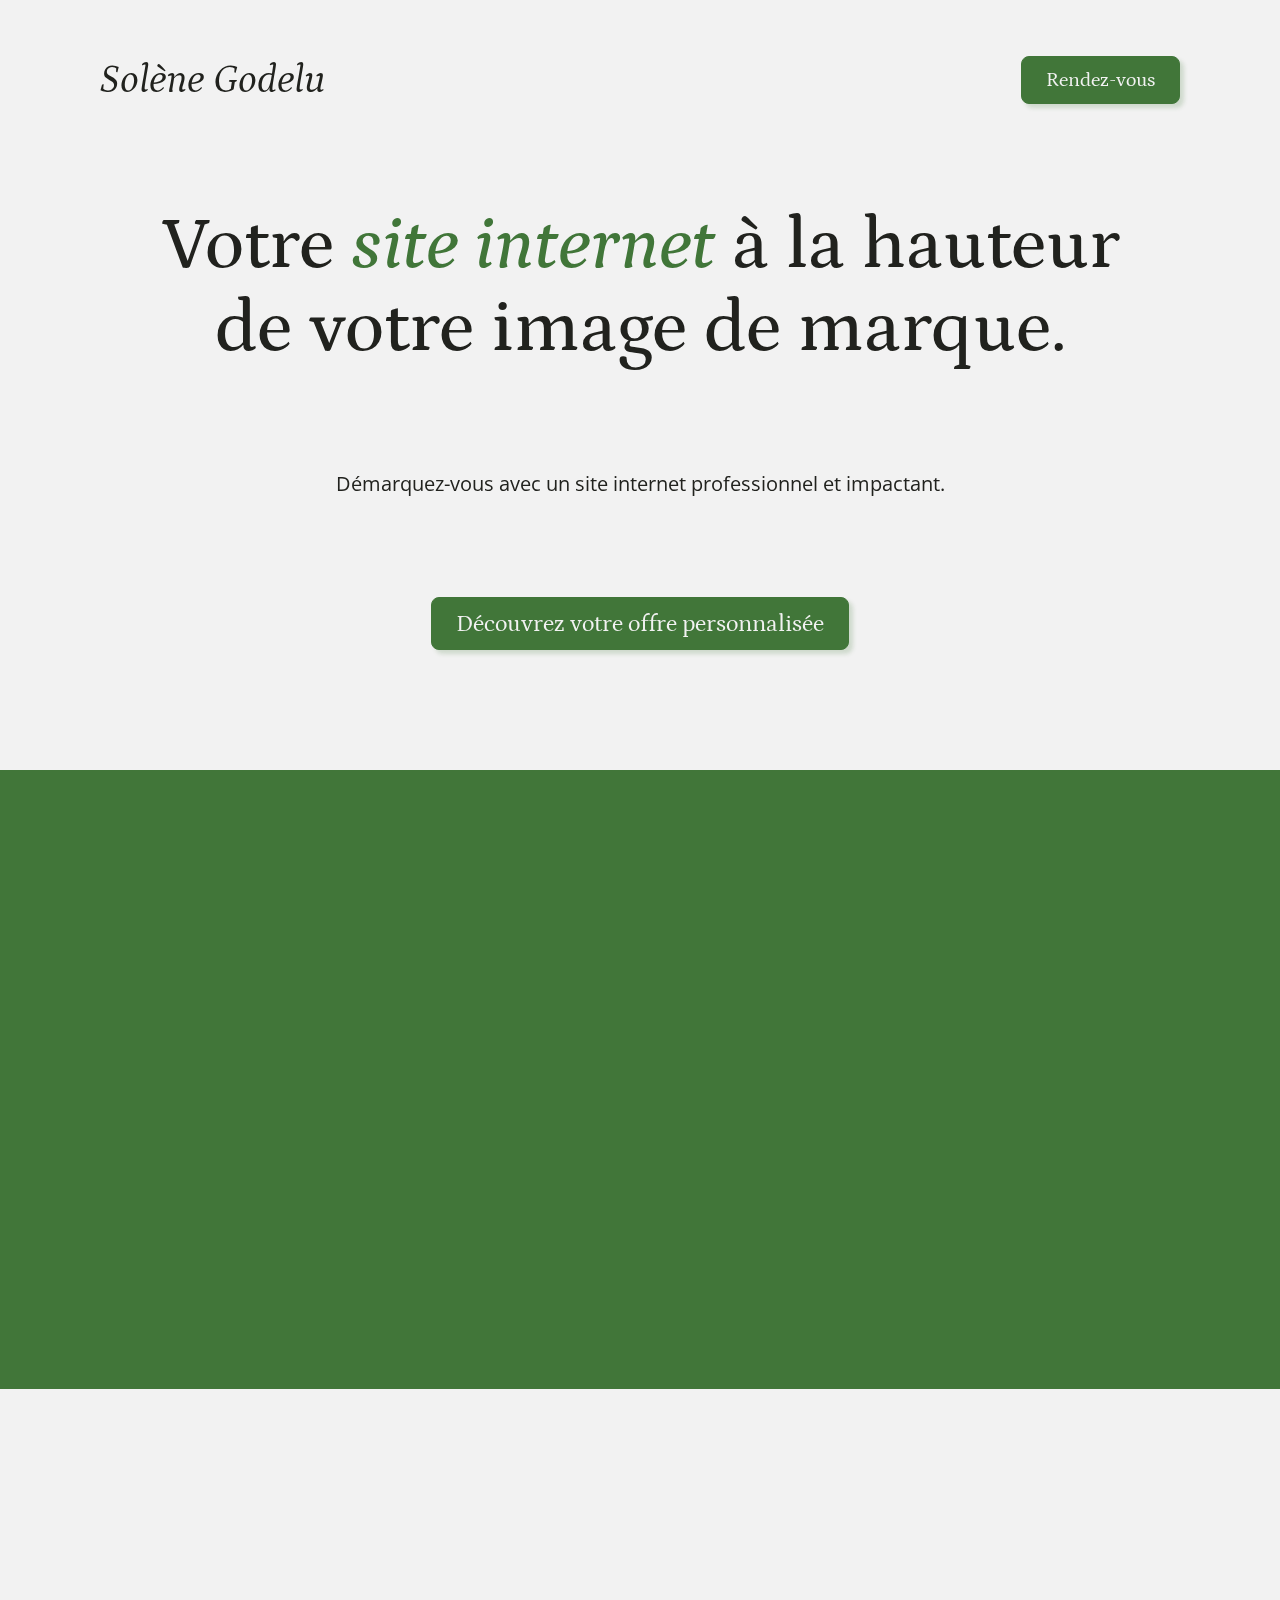
<file: index.html>
<!DOCTYPE html>
<html lang="fr">
    <head>
        <meta charset="UTF-8" />
        <meta name="viewport" content="width=device-width, initial-scale=1.0" />
        <script type="application/ld+json">
            {
                "@context": "http://schema.org",
                "@type": "Organization",
                "url": "https://solene-godelu.com",
                "logo": "https://drive.google.com/file/d/1P9CQyEWqVnvqGrHI8b8VPBOxBh7B1g_k/view?usp=drive_link"
            }
        </script>
        <link rel="stylesheet" href="https://unpkg.com/aos@next/dist/aos.css" />
        <link
            rel="icon"
            href="./pictures/Logo-solène-godelu.ico"
            type="image/x-icon"
        />
        <link rel="stylesheet" href="style/css/style.css" />
        <title>Solène Godelu - Webdesigner</title>
        <meta
            name="description"
            content="Une création de site internet à la hauteur de votre image de marque."
        />
    </head>
    <body>
        <header
            data-aos="fade-right"
            data-aos-duration="1000"
            data-aos-once="true"
        >
            <div class="nav">
                <p class="name">Solène&nbsp;Godelu</p>
                <a
                    href="https://calendly.com/solene-godelu/discutons-de-votre-projet"
                    target="_blank"
                    rel="noopener noreferrer"
                    >Rendez-vous</a
                >
            </div>
            <h1>
                Votre <span class="italic">site internet</span> à la hauteur de
                votre image de marque.
            </h1>
            <p>
                Démarquez-vous avec un site internet professionnel et impactant.
            </p>
            <a class="cta" href="#package"
                >Découvrez votre offre personnalisée</a
            >
        </header>
        <section class="numbers">
            <div
                class="title-h2"
                data-aos="fade-right"
                data-aos-duration="1000"
                data-aos-once="true"
            >
                <img
                    class="icon"
                    src="./pictures/Icon-diamond-light.svg"
                    alt="Icon_diamond_light"
                />
                <h2>Pourquoi avoir un site internet en 2024&nbsp;?</h2>
                <img
                    class="icon"
                    src="./pictures/Icon-diamond-light.svg"
                    alt="Icon_diamond_light"
                />
            </div>
            <span
                class="stick-light"
                data-aos="fade-right"
                data-aos-duration="1000"
                data-aos-once="true"
            ></span>
            <div class="container-numbers">
                <div
                    class="content-numbers"
                    data-aos="fade-right"
                    data-aos-duration="1000"
                    data-aos-once="true"
                >
                    <p class="number">+25 %</p>
                    <p>
                        D’augmentation des ventes des entreprises qui ont un
                        site internet professionnel.
                    </p>
                </div>
                <div
                    class="content-numbers"
                    data-aos="fade-right"
                    data-aos-duration="1000"
                    data-aos-once="true"
                >
                    <p class="number">+80 %</p>
                    <p>
                        Des consommateurs font des recherches en ligne avant
                        d’acheter un produit ou un service.
                    </p>
                </div>
                <div
                    class="content-numbers"
                    data-aos="fade-right"
                    data-aos-duration="1000"
                    data-aos-once="true"
                >
                    <p class="number">+75 %</p>
                    <p>
                        Des utilisateurs jugent la crédibilité d’une entreprise
                        en fonction de la conception de son site internet.
                    </p>
                </div>
            </div>
        </section>
        <section class="about">
            <div
                class="title-h2"
                data-aos="fade-right"
                data-aos-duration="1000"
                data-aos-once="true"
            >
                <img
                    class="icon"
                    src="./pictures/Icon-diamond-dark.svg"
                    alt="Icon_diamond_dark"
                />
                <h2>À propos de moi</h2>
                <img
                    class="icon"
                    src="./pictures/Icon-diamond-dark.svg"
                    alt="Icon_diamond_dark"
                />
            </div>
            <span
                class="stick-dark"
                data-aos="fade-right"
                data-aos-duration="1000"
                data-aos-once="true"
            ></span>
            <div
                class="container-about"
                data-aos="fade-right"
                data-aos-duration="1000"
                data-aos-once="true"
            >
                <p>
                    Je m’appelle Solène, je suis web designer et développeur
                    front-end basée à Orléans.
                    <br />
                    <br />

                    Pour résumé, je vous accompagne dans la création de votre
                    site internet en le désignant complétement à vos côtés puis
                    en le développant pour qu’il soit accessible à tous.
                    <br />
                    <br />

                    Je suis spécialisée dans la création de sites internet
                    professionnels et impactants qui s’aligneront avec votre
                    image de marque.
                    <br />
                    <br />

                    Hâte de pouvoir commencer un projet avec vous, n’hésitez pas
                    à me contacter pour qu’on en discute.
                </p>
                <img src="./pictures/Photo-girl.png" alt="Photo-me" />
            </div>
        </section>
        <section class="skills">
            <div
                class="title-h2"
                data-aos="fade-right"
                data-aos-duration="1000"
                data-aos-once="true"
            >
                <img
                    class="icon"
                    src="./pictures/Icon-diamond-dark.svg"
                    alt="Icon_diamond_dark"
                />
                <h2>Mes compétences</h2>
                <img
                    class="icon"
                    src="./pictures/Icon-diamond-dark.svg"
                    alt="Icon_diamond_dark"
                />
            </div>
            <span
                class="stick-dark"
                data-aos="fade-right"
                data-aos-duration="1000"
                data-aos-once="true"
            ></span>
            <div class="container-skills">
                <div class="double">
                    <div
                        class="content-skills"
                        data-aos="fade-right"
                        data-aos-duration="1000"
                        data-aos-once="true"
                    >
                        <h3>Web design</h3>
                        <span class="stick-dark"></span>
                        <ul>
                            <li>
                                <img
                                    src="./pictures/Icon-arrow-dark.svg"
                                    alt="Icon_arrow_dark
                            "
                                />Conception du design de votre site internet
                            </li>
                            <li>
                                <img
                                    src="./pictures/Icon-arrow-dark.svg"
                                    alt="Icon_arrow_dark
                        "
                                />
                                Maquette entièrement animée de votre site
                                internet pour vous projeter au mieux
                            </li>
                            <li>
                                <img
                                    src="./pictures/Icon-arrow-dark.svg"
                                    alt="Icon_arrow_dark
                        "
                                />
                                Optimisation de l’UX pour fluidifier
                                l’expérience utilisateur
                            </li>
                        </ul>
                    </div>
                    <div
                        class="content-skills"
                        data-aos="fade-right"
                        data-aos-duration="1000"
                        data-aos-once="true"
                    >
                        <h3>Développement web</h3>
                        <span class="stick-dark"></span>
                        <ul>
                            <li>
                                <img
                                    src="./pictures/Icon-arrow-dark.svg"
                                    alt="Icon_arrow_dark
                        "
                                />
                                Codage de votre site internet entièrement par
                                mes soins
                            </li>
                            <li>
                                <img
                                    src="./pictures/Icon-arrow-dark.svg"
                                    alt="Icon_arrow_dark
                        "
                                />Animations et interactions personnalisables
                            </li>
                            <li>
                                <img
                                    src="./pictures/Icon-arrow-dark.svg"
                                    alt="Icon_arrow_dark
                        "
                                />Site internet navigable sur tous les appareils
                            </li>
                        </ul>
                    </div>
                </div>
                <div class="double">
                    <div
                        class="content-skills"
                        data-aos="fade-right"
                        data-aos-duration="1000"
                        data-aos-once="true"
                    >
                        <h3>Accompagnement</h3>
                        <span class="stick-dark"></span>
                        <ul>
                            <li>
                                <img
                                    src="./pictures/Icon-arrow-dark.svg"
                                    alt="Icon_arrow_dark
                        "
                                />
                                Maintenance de votre site internet pour
                                actualiser les informations
                            </li>
                            <li>
                                <img
                                    src="./pictures/Icon-arrow-dark.svg"
                                    alt="Icon_arrow_dark
                        "
                                />Reste à l’écoute de toutes vos demandes
                            </li>
                            <li>
                                <img
                                    src="./pictures/Icon-arrow-dark.svg"
                                    alt="Icon_arrow_dark
                        "
                                />Facilité de communication
                            </li>
                        </ul>
                    </div>
                    <div
                        class="content-skills"
                        data-aos="fade-right"
                        data-aos-duration="1000"
                        data-aos-once="true"
                    >
                        <h3>
                            Autres services
                            <span class="text-change"
                                >(En&nbsp;collaboration)</span
                            >
                        </h3>
                        <span class="stick-dark"></span>
                        <ul>
                            <li>
                                <img
                                    src="./pictures/Icon-arrow-dark.svg"
                                    alt="Icon_arrow_dark
                        "
                                />Charte graphique de votre marque
                            </li>
                            <li>
                                <img
                                    src="./pictures/Icon-arrow-dark.svg"
                                    alt="Icon_arrow_dark
                        "
                                />Copywriting de votre site internet
                            </li>
                            <li>
                                <img
                                    src="./pictures/Icon-arrow-dark.svg"
                                    alt="Icon_arrow_dark
                        "
                                />Optimisation SEO
                            </li>
                        </ul>
                    </div>
                </div>
            </div>
        </section>
        <section class="package" id="package">
            <div
                class="title-h2"
                data-aos="fade-right"
                data-aos-duration="1000"
                data-aos-once="true"
            >
                <img
                    class="icon"
                    src="./pictures/Icon-diamond-dark.svg"
                    alt="Icon_diamond_dark"
                />
                <h2>Votre offre personnalisée</h2>
                <img
                    class="icon"
                    src="./pictures/Icon-diamond-dark.svg"
                    alt="Icon_diamond_dark"
                />
            </div>
            <span
                class="stick-dark"
                data-aos="fade-right"
                data-aos-duration="1000"
                data-aos-once="true"
            ></span>
            <div class="container-package">
                <div
                    class="content-package-light"
                    data-aos="fade-right"
                    data-aos-duration="1000"
                    data-aos-once="true"
                >
                    <h3>Site premium</h3>
                    <span class="stick-dark"></span>
                    <p>À partir de 1550 €</p>
                    <div class="content-list">
                        <p class="text-change">Commun à toutes les offres</p>
                        <ul>
                            <li>
                                <img
                                    src="./pictures/Icon-design-dark.svg"
                                    alt="Icon_design_dark"
                                />Conception du design personnalisé de votre
                                site premium
                            </li>
                            <li>
                                <img
                                    src="./pictures/Icon-code-dark.svg"
                                    alt="Icon_code_dark"
                                />Développement de votre site premium
                            </li>
                            <li>
                                <img
                                    src="./pictures/Icon-wifi-dark.svg"
                                    alt="Icon_wifi_dark"
                                />Mise en ligne de votre site premium
                            </li>
                        </ul>
                    </div>
                    <p class="text-change-bis">
                        <span class="green">Offert</span> : 1 an d'hébergement
                    </p>
                </div>
                <div
                    class="content-package-dark"
                    data-aos="fade-right"
                    data-aos-duration="1000"
                    data-aos-once="true"
                >
                    <h3>À vous de choisir</h3>
                    <span class="stick-light"></span>
                    <ul>
                        <li>
                            <img
                                src="./pictures/Icon-arrow-light.svg"
                                alt="Icon_arrow_light"
                            />Nombre de pages
                        </li>
                        <li>
                            <img
                                src="./pictures/Icon-arrow-light.svg"
                                alt="Icon_arrow_light"
                            />Animations légères ou avancées
                        </li>
                        <li>
                            <img
                                src="./pictures/Icon-arrow-light.svg"
                                alt="Icon_arrow_light"
                            />Maintenance de votre site internet
                        </li>
                        <li>
                            <img
                                src="./pictures/Icon-arrow-light.svg"
                                alt="Icon_arrow_light"
                            />Copywriting
                        </li>
                        <li>
                            <img
                                src="./pictures/Icon-arrow-light.svg"
                                alt="Icon_arrow_light"
                            />Charte graphique
                        </li>
                        <li>
                            <img
                                src="./pictures/Icon-arrow-light.svg"
                                alt="Icon_arrow_light"
                            />Nombre de révisions
                        </li>
                    </ul>
                    <a
                        href="https://calendly.com/solene-godelu/discutons-de-votre-projet"
                        target="_blank"
                        rel="noopener noreferrer"
                        >Prenez rendez-vous</a
                    >
                </div>
            </div>
        </section>
        <section class="creation">
            <div
                class="title-h2"
                data-aos="fade-right"
                data-aos-duration="1000"
                data-aos-once="true"
            >
                <img
                    class="icon"
                    src="./pictures/Icon-diamond-dark.svg"
                    alt="Icon_diamond_dark"
                />
                <h2>Mes réalisations</h2>
                <img
                    class="icon"
                    src="./pictures/Icon-diamond-dark.svg"
                    alt="Icon_diamond_dark"
                />
            </div>
            <span
                class="stick-dark"
                data-aos="fade-right"
                data-aos-duration="1000"
                data-aos-once="true"
            ></span>
            <div class="container-creation">
                <div
                    class="content-creation"
                    data-aos="fade-right"
                    data-aos-duration="1000"
                    data-aos-once="true"
                >
                    <h3>Élevage Kimy's Valey</h3>
                    <p>
                        Design et développement d’un site internet d’un grand
                        élevage de chevaux, chiens et chats.
                    </p>
                    <img
                        src="./pictures/Project_elevage_kimys_valey.png"
                        alt="Project_elevage_kimys_valey"
                    />
                </div>
                <div
                    class="content-creation"
                    data-aos="fade-right"
                    data-aos-duration="1000"
                    data-aos-once="true"
                >
                    <h3>Flexinett & Multiservices</h3>
                    <p>
                        Design et développement d’un site internet d’une
                        nouvelle entreprise de nettoyage de grandes surfaces.
                    </p>
                    <img
                        src="./pictures/Project_flexinett.png"
                        alt="Project_flexinett"
                    />
                </div>

                <p
                    class="text-change"
                    data-aos="fade-right"
                    data-aos-duration="1000"
                    data-aos-once="true"
                >
                    D'autres réalisations à venir !
                </p>
            </div>
        </section>
        <section class="review">
            <div
                class="title-h2"
                data-aos="fade-right"
                data-aos-duration="1000"
                data-aos-once="true"
            >
                <img
                    class="icon"
                    src="./pictures/Icon-diamond-dark.svg"
                    alt="Icon_diamond_dark"
                />
                <h2>Leurs avis</h2>
                <img
                    class="icon"
                    src="./pictures/Icon-diamond-dark.svg"
                    alt="Icon_diamond_dark"
                />
            </div>
            <span
                class="stick-dark"
                data-aos="fade-right"
                data-aos-duration="1000"
                data-aos-once="true"
            ></span>
            <div class="container-review">
                <div
                    class="content-review"
                    data-aos="fade-right"
                    data-aos-duration="1000"
                    data-aos-once="true"
                >
                    <h3>Mathilde</h3>
                    <div>
                        <img
                            src="./pictures/Icon-star-green.svg"
                            alt="Icon_star_green"
                        /><img
                            src="./pictures/Icon-star-green.svg"
                            alt="Icon_star_green"
                        /><img
                            src="./pictures/Icon-star-green.svg"
                            alt="Icon_star_green"
                        /><img
                            src="./pictures/Icon-star-green.svg"
                            alt="Icon_star_green"
                        /><img
                            src="./pictures/Icon-star-green.svg"
                            alt="Icon_star_green"
                        />
                    </div>
                    <p>
                        Solène est très à l'écoute et sait parfaitement
                        retranscrire ce que vous avez en tête. Le résultat sera
                        donc à votre image et très pro. Elle fait preuve d'une
                        grande attention aux détails, ce qui permet d'être
                        certain que le site demandé sera parfaitement conçu.
                        J'ai fait appel à elle sur plusieurs projets et je
                        n'hésiterai pas à le refaire.
                    </p>
                </div>
                <div
                    class="content-review"
                    data-aos="fade-right"
                    data-aos-duration="1000"
                    data-aos-once="true"
                >
                    <h3>Steven</h3>
                    <div>
                        <img
                            src="./pictures/Icon-star-green.svg"
                            alt="Icon_star_green"
                        /><img
                            src="./pictures/Icon-star-green.svg"
                            alt="Icon_star_green"
                        /><img
                            src="./pictures/Icon-star-green.svg"
                            alt="Icon_star_green"
                        /><img
                            src="./pictures/Icon-star-green.svg"
                            alt="Icon_star_green"
                        /><img
                            src="./pictures/Icon-star-green.svg"
                            alt="Icon_star_green"
                        />
                    </div>
                    <p>
                        J'ai travaillé avec Solène sur un projet où elle a pris
                        en charge le design et le développement de mon site
                        internet. Elle a été professionnelle et efficace, je
                        recommande ses services.
                    </p>
                </div>
                <div
                    class="content-review"
                    data-aos="fade-right"
                    data-aos-duration="1000"
                    data-aos-once="true"
                >
                    <h3>Aurélie</h3>
                    <div>
                        <img
                            src="./pictures/Icon-star-green.svg"
                            alt="Icon_star_green"
                        /><img
                            src="./pictures/Icon-star-green.svg"
                            alt="Icon_star_green"
                        /><img
                            src="./pictures/Icon-star-green.svg"
                            alt="Icon_star_green"
                        /><img
                            src="./pictures/Icon-star-green.svg"
                            alt="Icon_star_green"
                        /><img
                            src="./pictures/Icon-star-green.svg"
                            alt="Icon_star_green"
                        />
                    </div>
                    <p>
                        Solène a réalisé le site pour mon élevage d'animaux et
                        je suis très contente du résultat. Elle a très bien
                        compris ce que je voulais et ses propositions ont été
                        très justes. Je n'hésiterai pas à refaire appel à ses
                        services.
                    </p>
                </div>
            </div>
        </section>
        <section class="contact">
            <div
                class="title-h2"
                data-aos="fade-right"
                data-aos-duration="1000"
                data-aos-once="true"
            >
                <img
                    class="icon"
                    src="./pictures/Icon-diamond-dark.svg"
                    alt="Icon_diamond_dark"
                />
                <h2>Mes contacts</h2>
                <img
                    class="icon"
                    src="./pictures/Icon-diamond-dark.svg"
                    alt="Icon_diamond_dark"
                />
            </div>
            <span
                class="stick-dark"
                data-aos="fade-right"
                data-aos-duration="1000"
                data-aos-once="true"
            ></span>
            <p
                data-aos="fade-right"
                data-aos-duration="1000"
                data-aos-once="true"
            >
                Pour me contacter, n'hésitez pas à m'écrire par mail ou prenez
                directement rendez-vous pour qu'on puisse discuter de votre
                projet.
            </p>
            <div
                class="container-contact"
                data-aos="fade-right"
                data-aos-duration="1000"
                data-aos-once="true"
            >
                <div class="content-contact">
                    <a href="mailto:solene.godelu@gmail.com"
                        ><img
                            src="./pictures/Icon-mail-dark.svg"
                            alt="Icon_mail_dark"
                        />solene.godelu@gmail.com</a
                    >
                </div>
                <div class="content-contact">
                    <a
                        href="https://www.linkedin.com/in/solene-godelu-webdesigner/"
                        target="_blank"
                        rel="noopener noreferrer"
                        ><img
                            src="./pictures/Icon-linkedin-dark.svg"
                            alt="Icon_linkedin_dark"
                        />Solène Godelu</a
                    >
                </div>
                <a
                    href="https://calendly.com/solene-godelu/discutons-de-votre-projet"
                    target="_blank"
                    rel="noopener noreferrer"
                    >Prenez rendez-vous</a
                >
            </div>
        </section>
        <footer>
            <div
                data-aos="fade-right"
                data-aos-duration="1000"
                data-aos-once="true"
            >
                <p class="name">Solène Godelu</p>
                <p>Copyright © 2024 - Solène Godelu</p>
                <a href="./disclaimer.html">Mentions légales</a>
            </div>
        </footer>
        <a href="#" class="scroll-top"
            ><span
                ><img
                    src="./pictures/Icon-arrow-up-green.svg"
                    alt="Arrow up" /></span
        ></a>
        <script src="./js/scroll.js"></script>
        <script src="./js/arrow.js"></script>
        <script src="./js/title_animation.js"></script>
        <script src="https://unpkg.com/aos@next/dist/aos.js"></script>
        <script>
            AOS.init();
        </script>
    </body>
</html>
</file>
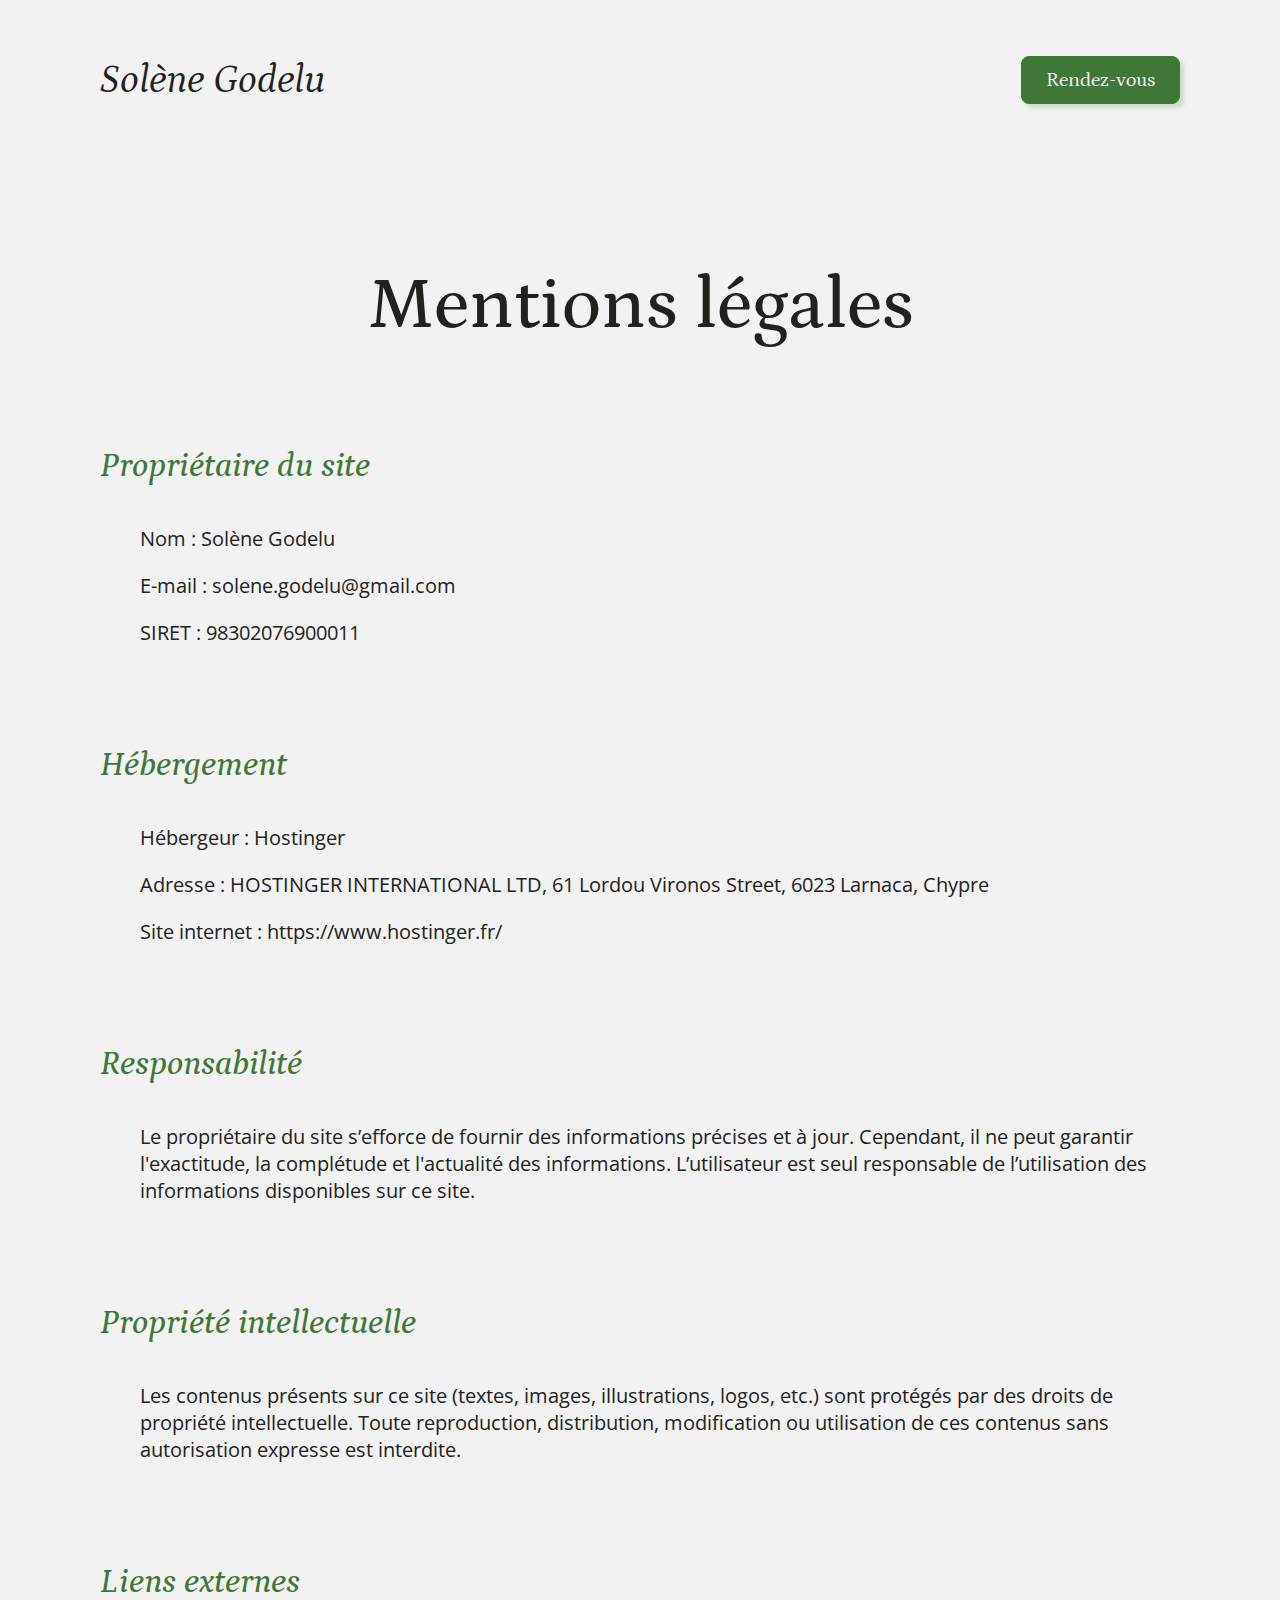
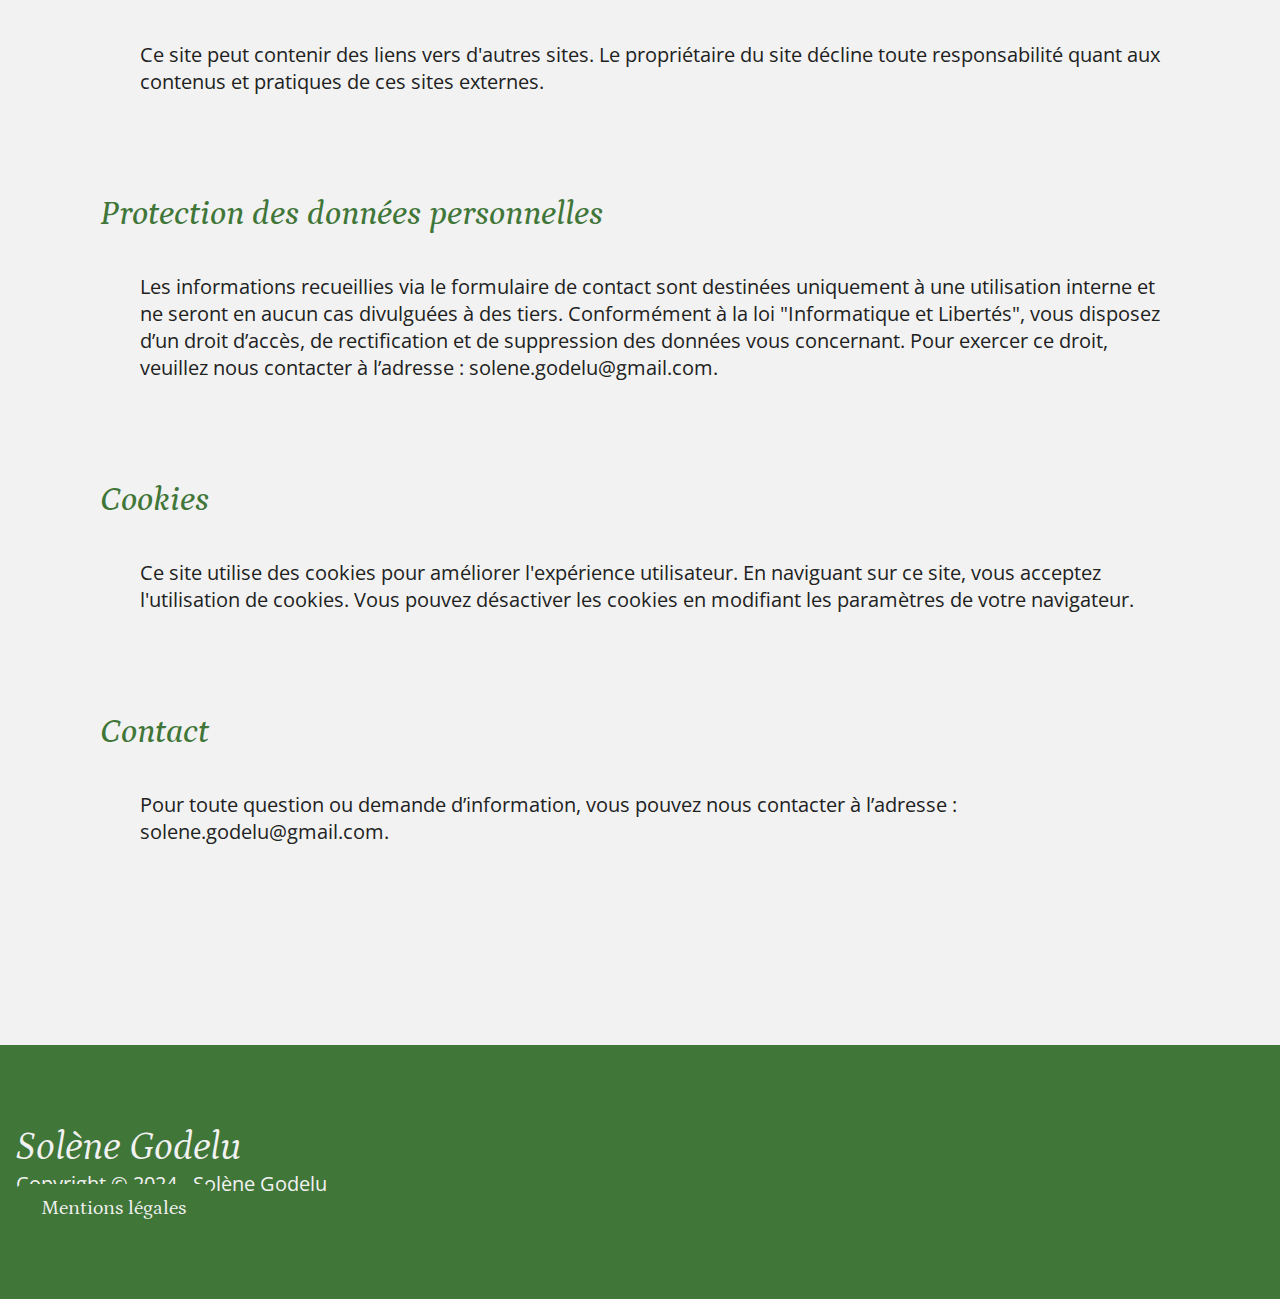
<file: disclaimer.html>
<!DOCTYPE html>
<html lang="fr">
    <head>
        <meta charset="UTF-8" />
        <meta name="viewport" content="width=device-width, initial-scale=1.0" />
        <link rel="stylesheet" href="style/css/style.css" />
        <link
            rel="icon"
            href="./pictures/Logo-solène-godelu.ico"
            type="image/x-icon"
        />

        <title>Mentions légales</title>
    </head>
    <body>
        <header>
            <div class="nav">
                <a class="home" href="./index.html"
                    ><p class="name">Solène&nbsp;Godelu</p></a
                >
                <a
                    href="https://calendly.com/solene-godelu/discutons-de-votre-projet"
                    target="_blank"
                    rel="noopener noreferrer"
                    >Rendez-vous</a
                >
            </div>
        </header>

        <section class="disclaimer">
            <h1>Mentions légales</h1>
            <div class="container-disclaimer">
                <h3>Propriétaire du site</h3>

                <ul>
                    <li>Nom : Solène Godelu</li>
                    <li>E-mail : solene.godelu@gmail.com</li>
                    <li>SIRET : 98302076900011</li>
                </ul>
            </div>
            <div class="container-disclaimer">
                <h3>Hébergement</h3>
                <ul>
                    <li>Hébergeur : Hostinger</li>
                    <li>
                        Adresse : HOSTINGER INTERNATIONAL LTD, 61 Lordou Vironos
                        Street, 6023 Larnaca, Chypre
                    </li>
                    <li>Site internet : https://www.hostinger.fr/</li>
                </ul>
            </div>
            <div class="container-disclaimer">
                <h3>Responsabilité</h3>

                <p>
                    Le propriétaire du site s’efforce de fournir des
                    informations précises et à jour. Cependant, il ne peut
                    garantir l'exactitude, la complétude et l'actualité des
                    informations. L’utilisateur est seul responsable de
                    l’utilisation des informations disponibles sur ce site.
                </p>
            </div>
            <div class="container-disclaimer">
                <h3>Propriété intellectuelle</h3>
                <p>
                    Les contenus présents sur ce site (textes, images,
                    illustrations, logos, etc.) sont protégés par des droits de
                    propriété intellectuelle. Toute reproduction, distribution,
                    modification ou utilisation de ces contenus sans
                    autorisation expresse est interdite.
                </p>
            </div>
            <div class="container-disclaimer">
                <h3>Liens externes</h3>

                <p>
                    Ce site peut contenir des liens vers d'autres sites. Le
                    propriétaire du site décline toute responsabilité quant aux
                    contenus et pratiques de ces sites externes.
                </p>
            </div>
            <div class="container-disclaimer">
                <h3>Protection des données personnelles</h3>
                <p>
                    Les informations recueillies via le formulaire de contact
                    sont destinées uniquement à une utilisation interne et ne
                    seront en aucun cas divulguées à des tiers. Conformément à
                    la loi "Informatique et Libertés", vous disposez d’un droit
                    d’accès, de rectification et de suppression des données vous
                    concernant. Pour exercer ce droit, veuillez nous contacter à
                    l’adresse : solene.godelu@gmail.com.
                </p>
            </div>
            <div class="container-disclaimer">
                <h3>Cookies</h3>

                <p>
                    Ce site utilise des cookies pour améliorer l'expérience
                    utilisateur. En naviguant sur ce site, vous acceptez
                    l'utilisation de cookies. Vous pouvez désactiver les cookies
                    en modifiant les paramètres de votre navigateur.
                </p>
            </div>
            <div class="container-disclaimer">
                <h3>Contact</h3>
                <p>
                    Pour toute question ou demande d’information, vous pouvez
                    nous contacter à l’adresse : solene.godelu@gmail.com.
                </p>
            </div>
        </section>
        <footer>
            <p class="name">Solène Godelu</p>
            <p>Copyright © 2024 - Solène Godelu</p>
            <a href="#">Mentions légales</a>
        </footer>
        <a href="#" class="scroll-top"
            ><span
                ><img
                    src="./pictures/Icon-arrow-up-green.svg"
                    alt="Arrow up" /></span
        ></a>
        <script src="./js/arrow.js"></script>
        <script src="./js/title_animation.js"></script>
    </body>
</html>
</file>
<file: style/css/style.css>
@import url("https://fonts.googleapis.com/css2?family=Open+Sans:ital,wght@0,300..800;1,300..800&family=Petrona:ital,wght@0,100..900;1,100..900&display=swap");
html {
  font-size: 62.5%;
}

body {
  overflow-x: hidden;
  font-family: "Open Sans", sans-serif;
  color: #21221e;
  background-color: #f2f2f2;
}
body ::-moz-selection {
  background-color: #5f8858;
  color: #f2f2f2;
}
body ::selection {
  background-color: #5f8858;
  color: #f2f2f2;
}
body ::-moz-selection {
  background-color: #417639;
  color: #f2f2f2;
}
body .scroll-top {
  position: fixed;
  bottom: 40px;
  right: 40px;
  background-color: #f2f2f2;
  color: #21221e;
  text-align: center;
  height: 4.8rem;
  width: 4.8rem;
  padding: 1.1rem;
  border: 1px solid #417639;
  border-radius: 12rem;
  cursor: pointer;
  display: none;
  box-shadow: none;
}
body .scroll-top:hover {
  box-shadow: 3px 3px 3px 0px rgba(65, 118, 56, 0.2);
}

* {
  margin: 0;
  padding: 0;
  box-sizing: border-box;
}

h1 {
  font-size: clamp(2rem, 20px + 10vw, 4.6rem);
  font-family: "Petrona", serif;
  font-weight: 500;
}
@media (min-width: 950px) and (max-width: 1279px) {
  h1 {
    font-size: clamp(4rem, 30px + 10vw, 6rem);
  }
}
@media (min-width: 1280px) {
  h1 {
    font-size: clamp(6rem, 30px + 10vw, 7.4rem);
  }
}

h2 {
  font-family: "Petrona", serif;
  font-size: clamp(4rem, 10px + 3vw, 4.4rem);
  font-weight: 500;
  margin-bottom: 1rem;
  text-align: center;
}

h3 {
  font-family: "Petrona", serif;
  font-size: clamp(3.6rem, 8px + 2vw, 8rem);
  font-weight: 500;
  font-style: italic;
  color: #417639;
}

h4 {
  font-family: "Petrona", serif;
  font-size: clamp(1.6rem, 10px + 5vw, 2rem);
}

p {
  font-size: clamp(1.5rem, 10px + 5vw, 1.8rem);
}
@media (min-width: 950px) {
  p {
    font-size: clamp(1.8rem, 10px + 5vw, 2rem);
  }
}

.name {
  font-family: "Petrona", serif;
  font-size: clamp(1.5rem, 10px + 5vw, 2.6rem);
  font-style: italic;
}
@media (min-width: 950px) {
  .name {
    font-size: clamp(1.5rem, 10px + 5vw, 4rem);
  }
}

.italic {
  font-style: italic;
}

.number {
  font-family: "Petrona", serif;
  font-size: clamp(4rem, 15px + 10vw, 6.2rem);
}

i {
  font-size: clamp(1.5rem, 10px + 5vw, 2.5rem);
}

a {
  text-decoration: none;
  background: #417639;
  padding: 1.2rem 2.4rem;
  border-radius: 0.8rem;
  border: 1px solid #417639;
  cursor: pointer;
  color: #f2f2f2;
  font-family: "Petrona", serif;
  font-size: clamp(1rem, 10px + 5vw, 1.8rem);
  box-shadow: 4px 4px 4px 0px rgba(65, 118, 56, 0.2);
  transition: 0.3s ease-in-out;
}
@media (min-width: 950px) {
  a {
    font-size: clamp(1.8rem, 10px + 5vw, 2rem);
  }
}

a:hover {
  background: #f2f2f2;
  border: 1px solid #417639;
  color: #417639;
  box-shadow: 0px 0px 15px 10px rgba(65, 118, 56, 0.2);
}

ul {
  list-style: none;
}

li {
  font-size: clamp(1.5rem, 10px + 5vw, 1.8rem);
}
@media (min-width: 950px) {
  li {
    font-size: clamp(1.8rem, 10px + 5vw, 2rem);
  }
}

.stick-light {
  background-color: #f2f2f2;
  height: 0.1rem;
  width: 25rem;
  margin: auto;
  margin-bottom: 4rem;
}

.stick-dark {
  background-color: #21221e;
  height: 0.1rem;
  width: 25rem;
  margin: auto;
  margin-bottom: 4rem;
}

.icon {
  width: 2.4rem;
  height: 2.4rem;
}

.title-h2 {
  max-width: 100rem;
  margin: auto;
  display: flex;
  align-items: center;
  justify-content: space-between;
  gap: 1.8rem;
}

button {
  border: none;
  background: #417639;
  padding: 1.2rem 2.4rem;
  border-radius: 0.8rem;
  cursor: pointer;
  color: #f2f2f2;
  font-family: "Petrona", serif;
  font-size: clamp(1rem, 10px + 5vw, 1.8rem);
  border: 1px solid #417639;
  box-shadow: 4px 4px 4px 0px rgba(65, 118, 56, 0.2);
}
@media (min-width: 950px) {
  button {
    font-size: clamp(1.8rem, 10px + 5vw, 2rem);
  }
}

button:hover {
  background: #f2f2f2;
  border: 1px solid #417639;
  color: #417639;
  box-shadow: 0px 0px 15px 10px rgba(65, 118, 56, 0.2);
}

input,
textarea,
button,
select,
optgroup,
option {
  outline: none;
}

#error p {
  font-size: clamp(1.5rem, 10px + 5vw, 2rem);
  margin: 2rem 0;
}

#success {
  font-size: clamp(1.5rem, 10px + 5vw, 2rem);
}

input::-moz-placeholder, textarea::-moz-placeholder {
  opacity: 60%;
}

input::placeholder,
textarea::placeholder {
  opacity: 60%;
}

header {
  padding: 0 1.6rem;
  margin-bottom: 10rem;
  display: flex;
  flex-direction: column;
  gap: 6rem;
}
@media (min-width: 500px) and (max-width: 949px) {
  header {
    padding: 0 4.8rem;
    gap: 10rem;
  }
}
@media (min-width: 950px) {
  header {
    padding: 2rem 10rem;
    gap: 10rem;
  }
}
header .nav {
  display: flex;
  justify-content: space-between;
  align-items: center;
  padding-top: 3.6rem;
}
header .nav .name {
  display: inline-block;
}
header .nav .name span {
  display: inline-block;
  transition: transform 0.3s ease;
  animation: lift 0.6s ease forwards;
}
@keyframes lift {
  0% {
    transform: translateY(0);
  }
  50% {
    transform: translateY(-20px);
  }
  100% {
    transform: translateY(0);
  }
}
header .nav .name span:nth-child(1) {
  animation-delay: 0s;
}
header .nav .name span:nth-child(2) {
  animation-delay: 0.1s;
}
header .nav .name span:nth-child(3) {
  animation-delay: 0.2s;
}
header .nav .name span:nth-child(4) {
  animation-delay: 0.3s;
}
header .nav .name span:nth-child(5) {
  animation-delay: 0.4s;
}
header .nav .name span:nth-child(6) {
  animation-delay: 0.5s;
}
header .nav .name span:nth-child(7) {
  animation-delay: 0.6s;
}
header .nav .name span:nth-child(8) {
  animation-delay: 0.7s;
}
header .nav .name span:nth-child(9) {
  animation-delay: 0.8s;
}
header .nav .name span:nth-child(10) {
  animation-delay: 0.9s;
}
header .nav .name span:nth-child(11) {
  animation-delay: 1s;
}
header .nav .name span:nth-child(12) {
  animation-delay: 1.1s;
}
header .nav .name span:nth-child(13) {
  animation-delay: 1.2s;
}
header h1 {
  text-align: center;
}
header h1 .italic {
  color: #417639;
}
@media (min-width: 1280px) {
  header h1 {
    max-width: 100rem;
    align-self: center;
  }
}
header p {
  text-align: center;
}
@media (min-width: 1280px) {
  header p {
    max-width: 80rem;
    align-self: center;
  }
}
header .cta {
  text-align: center;
  font-size: clamp(1rem, 10px + 5vw, 2rem);
  align-self: center;
}
@media (min-width: 1280px) {
  header .cta {
    font-size: clamp(1rem, 10px + 5vw, 2.4rem);
  }
}

.numbers {
  background-color: #417639;
  color: #f2f2f2;
  padding: 6.2rem 1.6rem;
  display: flex;
  flex-direction: column;
  gap: 2rem;
}
@media (min-width: 500px) and (max-width: 949px) {
  .numbers {
    padding: 10rem 4.8rem;
    gap: 4rem;
  }
}
@media (min-width: 950px) {
  .numbers {
    padding: 10rem;
    gap: 5rem;
  }
}
.numbers .container-numbers {
  display: flex;
  flex-direction: column;
  gap: 4rem;
}
@media (min-width: 500px) and (max-width: 949px) {
  .numbers .container-numbers {
    gap: 8rem;
  }
}
@media (min-width: 950px) {
  .numbers .container-numbers {
    flex-direction: row;
    align-self: center;
    gap: 8rem;
  }
}
.numbers .container-numbers .content-numbers {
  display: flex;
  flex-direction: column;
  gap: 4rem;
}
@media (min-width: 500px) and (max-width: 949px) {
  .numbers .container-numbers .content-numbers {
    max-width: 40rem;
    align-self: center;
  }
}
@media (min-width: 950px) {
  .numbers .container-numbers .content-numbers {
    width: 100%;
    max-width: 40rem;
  }
}
.numbers .container-numbers .content-numbers .number {
  text-align: center;
}

.about {
  padding: 6.2rem 1.6rem;
  display: flex;
  flex-direction: column;
  gap: 2rem;
}
@media (min-width: 500px) and (max-width: 949px) {
  .about {
    padding: 6.2rem 4.8rem;
  }
}
@media (min-width: 950px) {
  .about {
    padding: 10rem;
    gap: 4rem;
  }
}
.about .container-about {
  display: flex;
  flex-direction: column;
  gap: 6rem;
}
@media (min-width: 950px) and (max-width: 1279px) {
  .about .container-about {
    max-width: 80rem;
    align-self: center;
  }
}
@media (min-width: 1280px) {
  .about .container-about {
    max-width: 120rem;
    flex-direction: row;
    align-items: center;
    align-self: center;
    gap: 10rem;
  }
}
@media (min-width: 1280px) {
  .about .container-about p {
    line-height: 180%;
  }
}
.about .container-about img {
  border-radius: 0.8rem;
  box-shadow: 4px 4px 4px 0px rgba(65, 118, 56, 0.2);
  width: 30rem;
  margin: auto;
}
@media (min-width: 500px) and (max-width: 949px) {
  .about .container-about img {
    width: 40rem;
  }
}
@media (min-width: 950px) {
  .about .container-about img {
    width: 40rem;
  }
}

.skills {
  padding: 6.2rem 1.6rem;
  display: flex;
  flex-direction: column;
  gap: 2rem;
}
@media (min-width: 500px) and (max-width: 949px) {
  .skills {
    padding: 6.2rem 4.8rem;
  }
}
@media (min-width: 950px) {
  .skills {
    padding: 10rem;
  }
}
.skills .stick-dark {
  margin-bottom: 10rem;
}
.skills .container-skills {
  margin: auto;
  max-width: 50rem;
  display: flex;
  flex-direction: column;
  gap: 10rem;
}
@media (min-width: 1280px) {
  .skills .container-skills {
    max-width: none;
  }
}
.skills .container-skills .double {
  display: flex;
  flex-direction: column;
  gap: 10rem;
}
@media (min-width: 1280px) {
  .skills .container-skills .double {
    display: flex;
    flex-direction: row;
    gap: 8rem;
  }
}
.skills .container-skills .double .content-skills {
  display: flex;
  flex-direction: column;
  gap: 4rem;
}
@media (min-width: 1280px) {
  .skills .container-skills .double .content-skills {
    width: 100%;
  }
}
.skills .container-skills .double .content-skills .text-change {
  color: #21221e;
  font-size: clamp(2rem, 4px + 1.5vw, 2.5rem);
}
.skills .container-skills .double .content-skills .stick-dark {
  margin: 0;
  width: 10rem;
}
.skills .container-skills .double .content-skills ul {
  display: flex;
  flex-direction: column;
  gap: 3rem;
}
.skills .container-skills .double .content-skills ul li {
  display: flex;
  gap: 1rem;
  align-items: start;
}

.package {
  padding: 6.2rem 1.6rem;
  display: flex;
  flex-direction: column;
  gap: 2rem;
}
@media (min-width: 500px) and (max-width: 949px) {
  .package {
    padding: 6.2rem 4.8rem;
  }
}
@media (min-width: 950px) {
  .package {
    padding: 10rem;
    gap: 4rem;
  }
}
.package .container-package {
  display: flex;
  flex-direction: column;
  gap: 8rem;
}
@media (min-width: 500px) and (max-width: 949px) {
  .package .container-package {
    max-width: 60rem;
    align-self: center;
  }
}
@media (min-width: 950px) and (max-width: 1279px) {
  .package .container-package {
    max-width: 60rem;
    align-self: center;
  }
}
@media (min-width: 1280px) {
  .package .container-package {
    flex-direction: row;
    align-self: center;
    gap: 10rem;
  }
}
.package .container-package .content-package-light {
  display: flex;
  flex-direction: column;
  gap: 4rem;
  border: 1px solid #417639;
  border-radius: 0.8rem;
  box-shadow: 4px 4px 4px 0px rgba(65, 118, 56, 0.2);
  padding: 8rem 4rem;
}
@media (min-width: 1280px) {
  .package .container-package .content-package-light {
    width: 50rem;
  }
}
.package .container-package .content-package-light h3 {
  color: #21221e;
}
.package .container-package .content-package-light .stick-dark {
  margin: 0;
  width: 10rem;
}
.package .container-package .content-package-light p {
  font-style: italic;
}
.package .container-package .content-package-light .content-list {
  display: flex;
  flex-direction: column;
  gap: 4rem;
}
.package .container-package .content-package-light .content-list .text-change {
  font-family: "Petrona", serif;
}
.package .container-package .content-package-light .content-list ul {
  display: flex;
  flex-direction: column;
  gap: 4rem;
}
.package .container-package .content-package-light .content-list ul li {
  display: flex;
  align-items: start;
  gap: 2rem;
}
.package .container-package .content-package-light .text-change-bis {
  font-family: "Petrona", serif;
  font-size: clamp(1.5rem, 10px + 5vw, 2.4rem);
}
.package .container-package .content-package-light .text-change-bis .green {
  color: #417639;
  font-weight: 700;
}
.package .container-package .content-package-dark {
  display: flex;
  flex-direction: column;
  gap: 4rem;
  border-radius: 0.8rem;
  box-shadow: 4px 4px 4px 0px rgba(65, 118, 56, 0.2);
  padding: 8rem 4rem;
  background-color: #417639;
  color: #f2f2f2;
}
@media (min-width: 1280px) {
  .package .container-package .content-package-dark {
    width: 50rem;
  }
}
.package .container-package .content-package-dark h3 {
  color: #f2f2f2;
}
.package .container-package .content-package-dark .stick-light {
  margin: 0;
  width: 10rem;
}
.package .container-package .content-package-dark ul {
  display: flex;
  flex-direction: column;
  gap: 4rem;
}
.package .container-package .content-package-dark ul li {
  display: flex;
  gap: 2rem;
}
.package .container-package .content-package-dark a {
  background-color: #f2f2f2;
  color: #417639;
  border: 1px solid #f2f2f2;
  text-align: center;
  margin-top: 2rem;
  box-shadow: 4px 4px 4px 0px rgba(171, 173, 170, 0.2);
}
.package .container-package .content-package-dark a:hover {
  background: #417639;
  border: 1px solid #f2f2f2;
  color: #f2f2f2;
  box-shadow: 0px 0px 15px 10px rgba(171, 173, 170, 0.2);
}

.creation {
  padding: 6.2rem 1.6rem;
  display: flex;
  flex-direction: column;
  gap: 2rem;
}
@media (min-width: 500px) and (max-width: 949px) {
  .creation {
    padding: 6.2rem 4.8rem;
  }
}
@media (min-width: 950px) {
  .creation {
    padding: 10rem;
  }
}
.creation .container-creation {
  display: flex;
  flex-direction: column;
  gap: 10rem;
}
.creation .container-creation .content-creation {
  display: flex;
  flex-direction: column;
  gap: 4rem;
}
.creation .container-creation .content-creation img {
  border-radius: 0.8rem;
  box-shadow: 4px 4px 4px 0px rgba(65, 118, 56, 0.2);
}
@media (min-width: 500px) and (max-width: 949px) {
  .creation .container-creation .content-creation img {
    align-self: center;
    width: 100%;
    max-width: 50rem;
  }
}
@media (min-width: 950px) and (max-width: 1279px) {
  .creation .container-creation .content-creation img {
    align-self: center;
    width: 100%;
    max-width: 70rem;
  }
}
@media (min-width: 1280px) {
  .creation .container-creation .content-creation img {
    max-width: 90rem;
    align-self: center;
  }
}
.creation .container-creation .text-change {
  font-size: clamp(1.4rem, 20px + 10vw, 2.4rem);
  font-family: "Petrona", serif;
  font-style: italic;
  color: #417639;
  text-align: center;
}

.review {
  padding: 6.2rem 1.6rem;
  display: flex;
  flex-direction: column;
  gap: 2rem;
}
@media (min-width: 500px) and (max-width: 949px) {
  .review {
    padding: 6.2rem 4.8rem;
  }
}
@media (min-width: 950px) {
  .review {
    padding: 10rem;
    gap: 4rem;
  }
}
.review .container-review {
  display: flex;
  flex-direction: column;
  gap: 8rem;
}
@media (min-width: 1280px) {
  .review .container-review {
    flex-direction: row;
    gap: 4rem;
  }
}
.review .container-review .content-review {
  padding: 4.8rem 2.4rem;
  display: flex;
  flex-direction: column;
  gap: 4rem;
  border: 1px solid #417639;
  border-radius: 0.8rem;
  box-shadow: 4px 4px 4px 0px rgba(65, 118, 56, 0.2);
}
@media (min-width: 500px) and (max-width: 949px) {
  .review .container-review .content-review {
    max-width: 50rem;
    align-self: center;
  }
}
@media (min-width: 950px) and (max-width: 1279px) {
  .review .container-review .content-review {
    align-self: center;
    max-width: 70rem;
  }
}
@media (min-width: 1280px) {
  .review .container-review .content-review {
    width: 70rem;
  }
}

.contact {
  padding: 6.2rem 1.6rem;
  display: flex;
  flex-direction: column;
  gap: 2rem;
}
@media (min-width: 500px) and (max-width: 949px) {
  .contact {
    padding: 6.2rem 4.8rem;
  }
}
@media (min-width: 950px) {
  .contact {
    padding: 10rem;
  }
}
.contact p {
  margin: 2rem 0 6rem 0;
}
.contact .container-contact {
  display: flex;
  flex-direction: column;
  align-self: center;
  gap: 4rem;
}
.contact .container-contact .content-contact a {
  display: flex;
  justify-content: center;
  gap: 0.8rem;
  background: none;
  color: #21221e;
  font-family: "Open Sans", sans-serif;
  border: none;
  box-shadow: none;
}
.contact .container-contact .content-contact a:hover {
  color: #417639;
}
.contact .container-contact a {
  max-width: 50rem;
  text-align: center;
}
.contact .form {
  display: flex;
  flex-direction: column;
  gap: 2rem;
  max-width: 50rem;
}
@media (min-width: 500px) and (max-width: 949px) {
  .contact .form {
    max-width: 60rem;
    width: 100%;
    align-self: center;
  }
}
@media (min-width: 950px) {
  .contact .form {
    max-width: 80rem;
    width: 100%;
    align-self: center;
  }
}
.contact .form div {
  display: flex;
  flex-direction: column;
}
.contact .form div label {
  font-size: clamp(1.5rem, 10px + 5vw, 1.8rem);
  margin-bottom: 0.4rem;
}
.contact .form div input,
.contact .form div textarea {
  border: 1px solid #417639;
  padding: 1.2rem 1.6rem;
  margin-bottom: 2rem;
  border-radius: 0.8rem;
  font-family: "Open Sans", sans-serif;
  font-size: clamp(1rem, 10px + 5vw, 1.75rem);
  box-shadow: 4px 4px 4px 0px rgba(92, 133, 85, 0.2);
}
.contact .form button {
  font-weight: 500;
  width: 100%;
}
@media (min-width: 1280px) {
  .contact .form button {
    max-width: 40rem;
    align-self: center;
  }
}

footer {
  background-color: #417639;
  color: #f2f2f2;
  padding: 8rem 1.6rem;
}
footer div {
  display: flex;
  flex-direction: column;
  text-align: center;
  gap: 2rem;
}
footer div a {
  background: none;
  padding: 0;
}
footer div a:hover {
  background: none;
  color: #f2f2f2;
}

.disclaimer {
  padding: 6.2rem 1.6rem 10rem 1.6rem;
  display: flex;
  flex-direction: column;
  gap: 10rem;
}
@media (min-width: 500px) and (max-width: 949px) {
  .disclaimer {
    padding: 6.2rem 4.8rem 15rem 4.8rem;
  }
}
@media (min-width: 950px) {
  .disclaimer {
    padding: 4rem 10rem 20rem 10rem;
  }
}
.disclaimer h1 {
  align-self: center;
}
.disclaimer .container-disclaimer {
  display: flex;
  flex-direction: column;
  gap: 4rem;
}
.disclaimer .container-disclaimer h3 {
  font-size: clamp(2.4rem, 8px + 2vw, 4rem);
}
.disclaimer .container-disclaimer ul {
  padding-left: 4rem;
  display: flex;
  flex-direction: column;
  gap: 2rem;
}
.disclaimer .container-disclaimer p {
  padding-left: 4rem;
}

.home {
  background: none;
  color: #21221e;
  border: none;
  box-shadow: none;
  padding: 0;
}

.home:hover {
  box-shadow: none;
  border: none;
  padding: 0;
}/*# sourceMappingURL=style.css.map */
</file>
